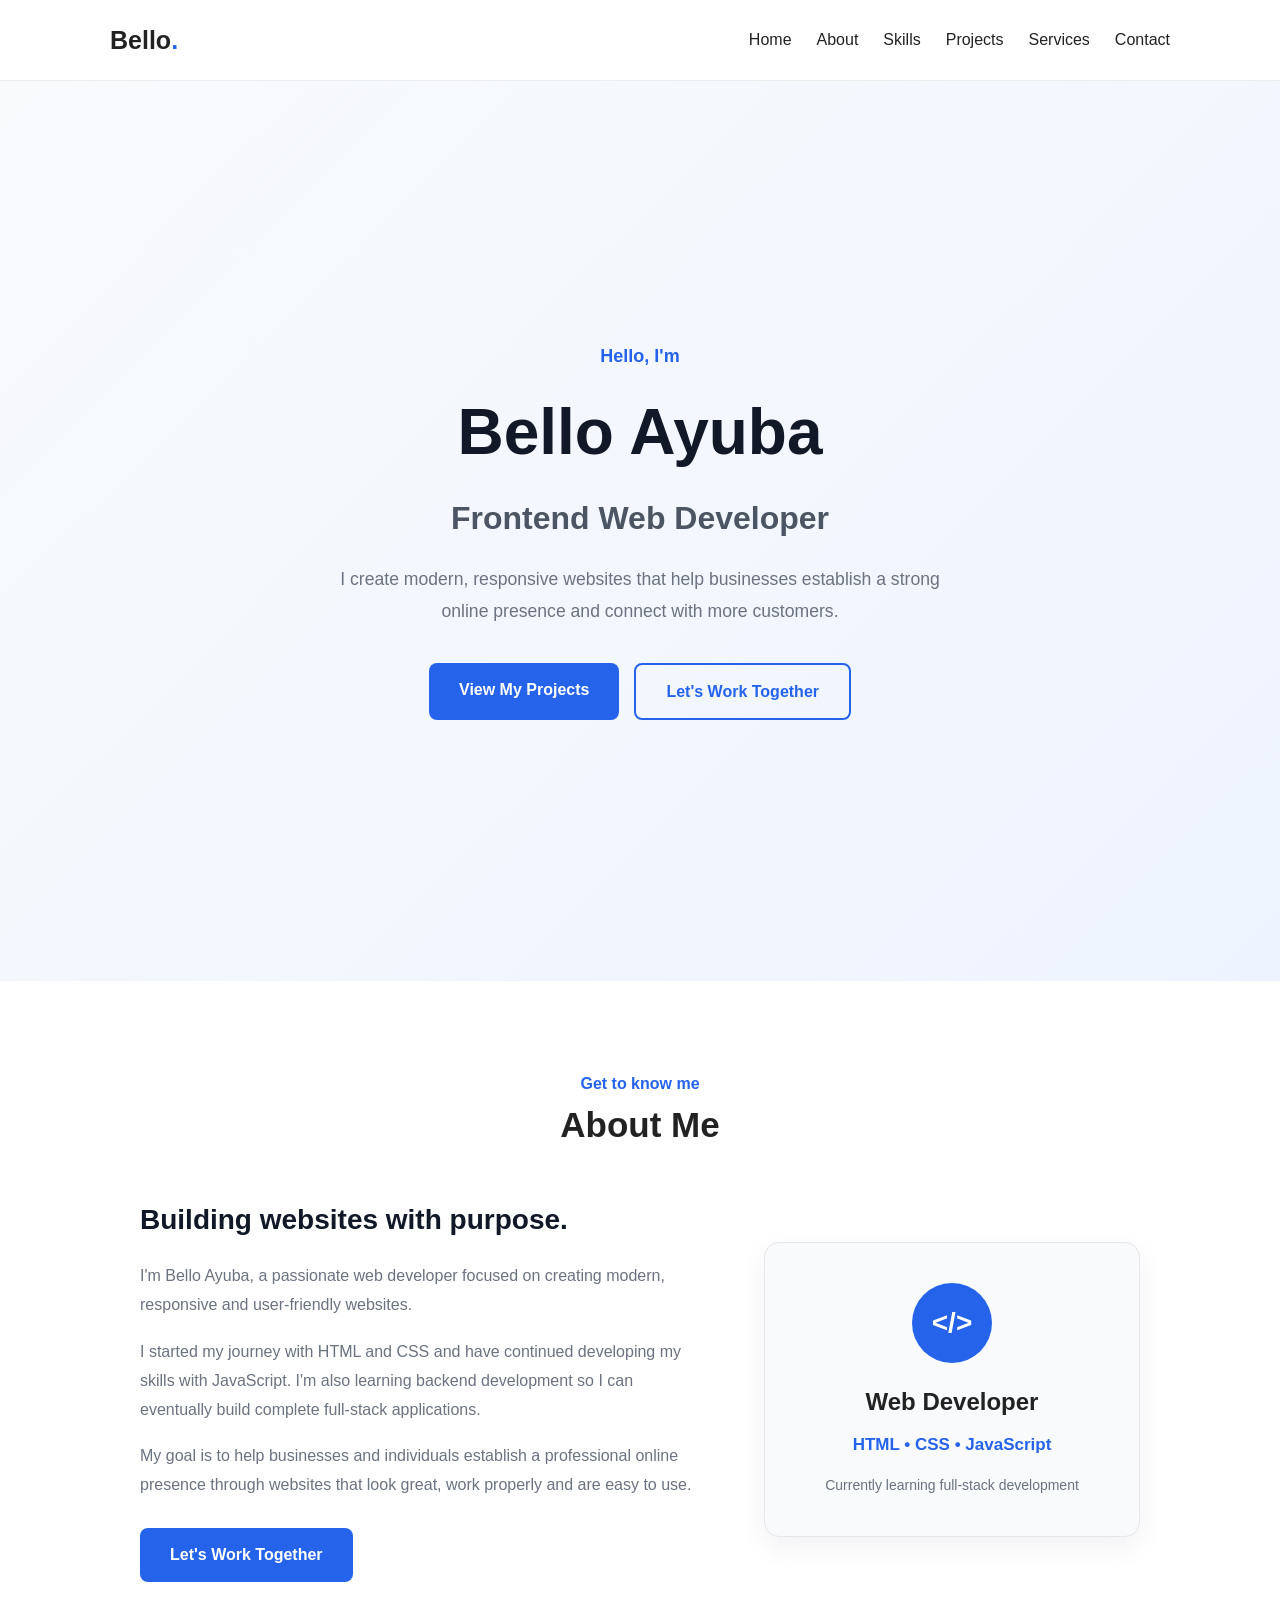
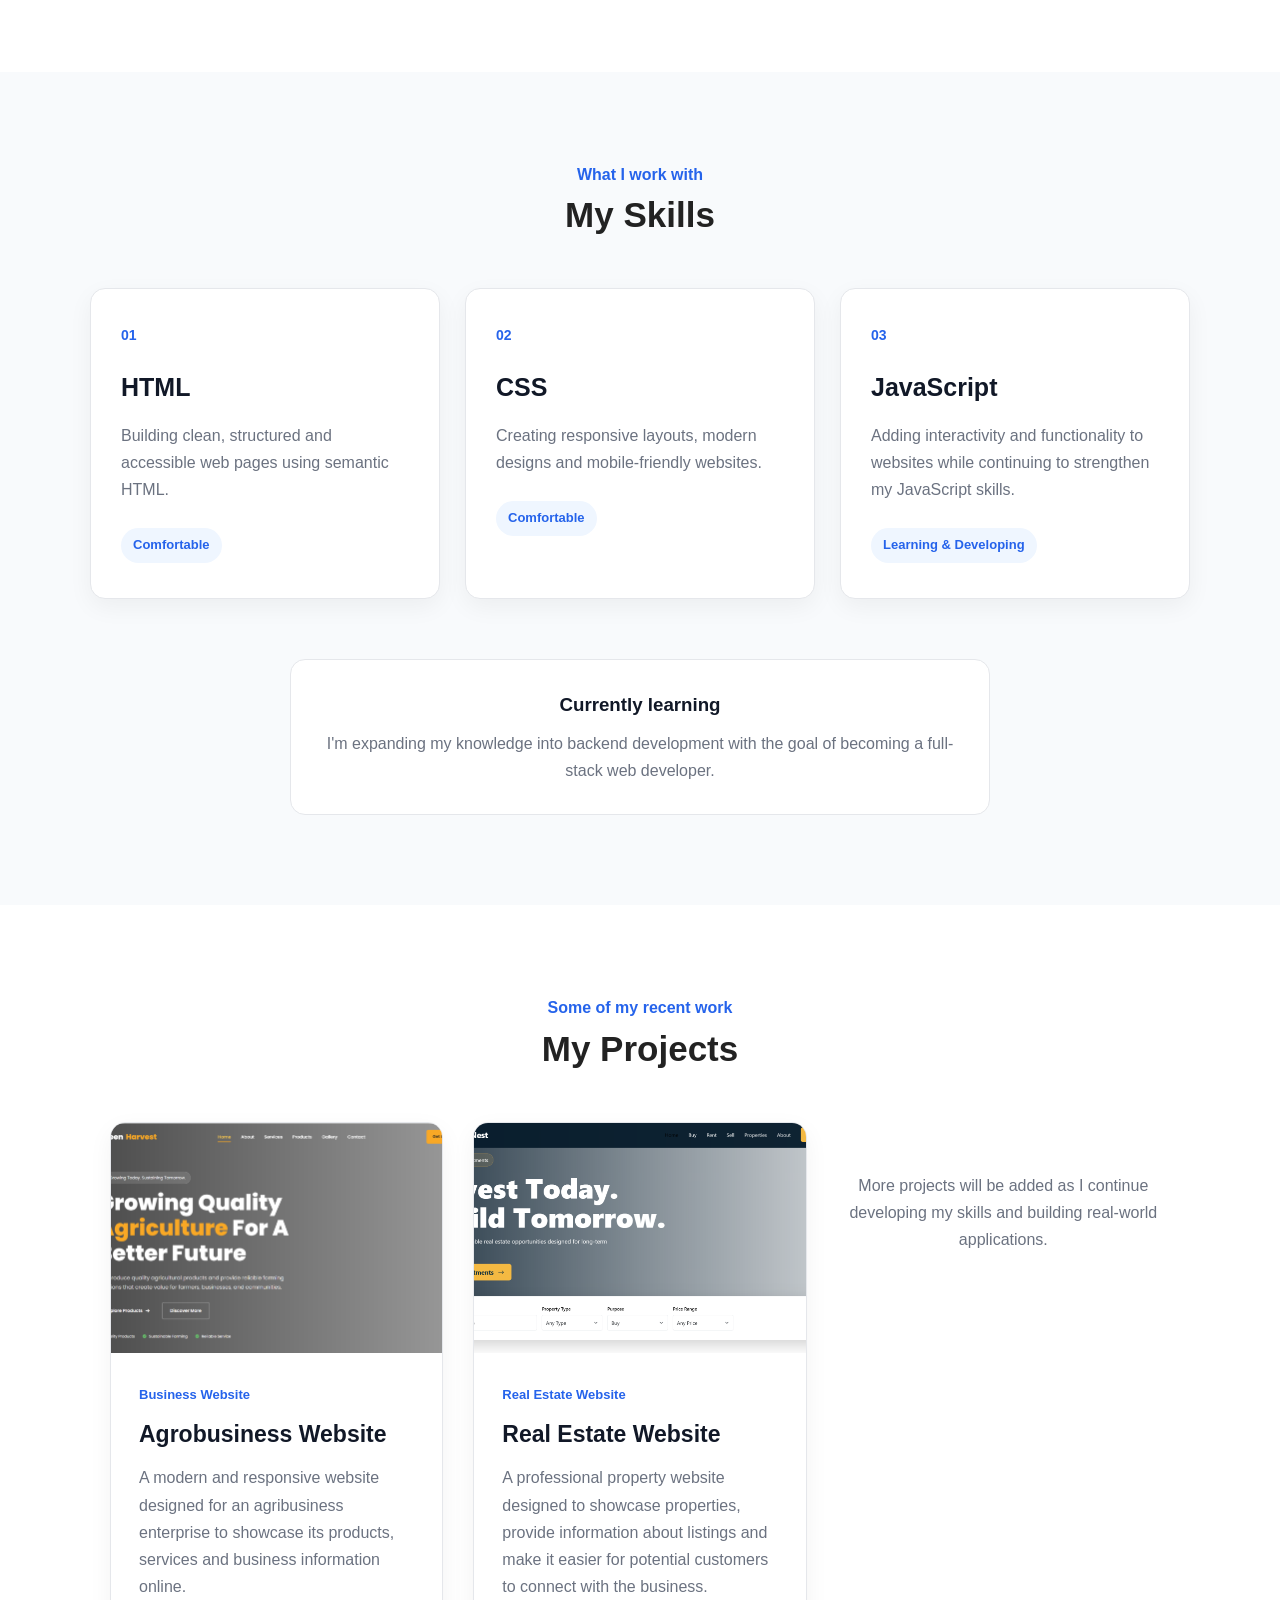
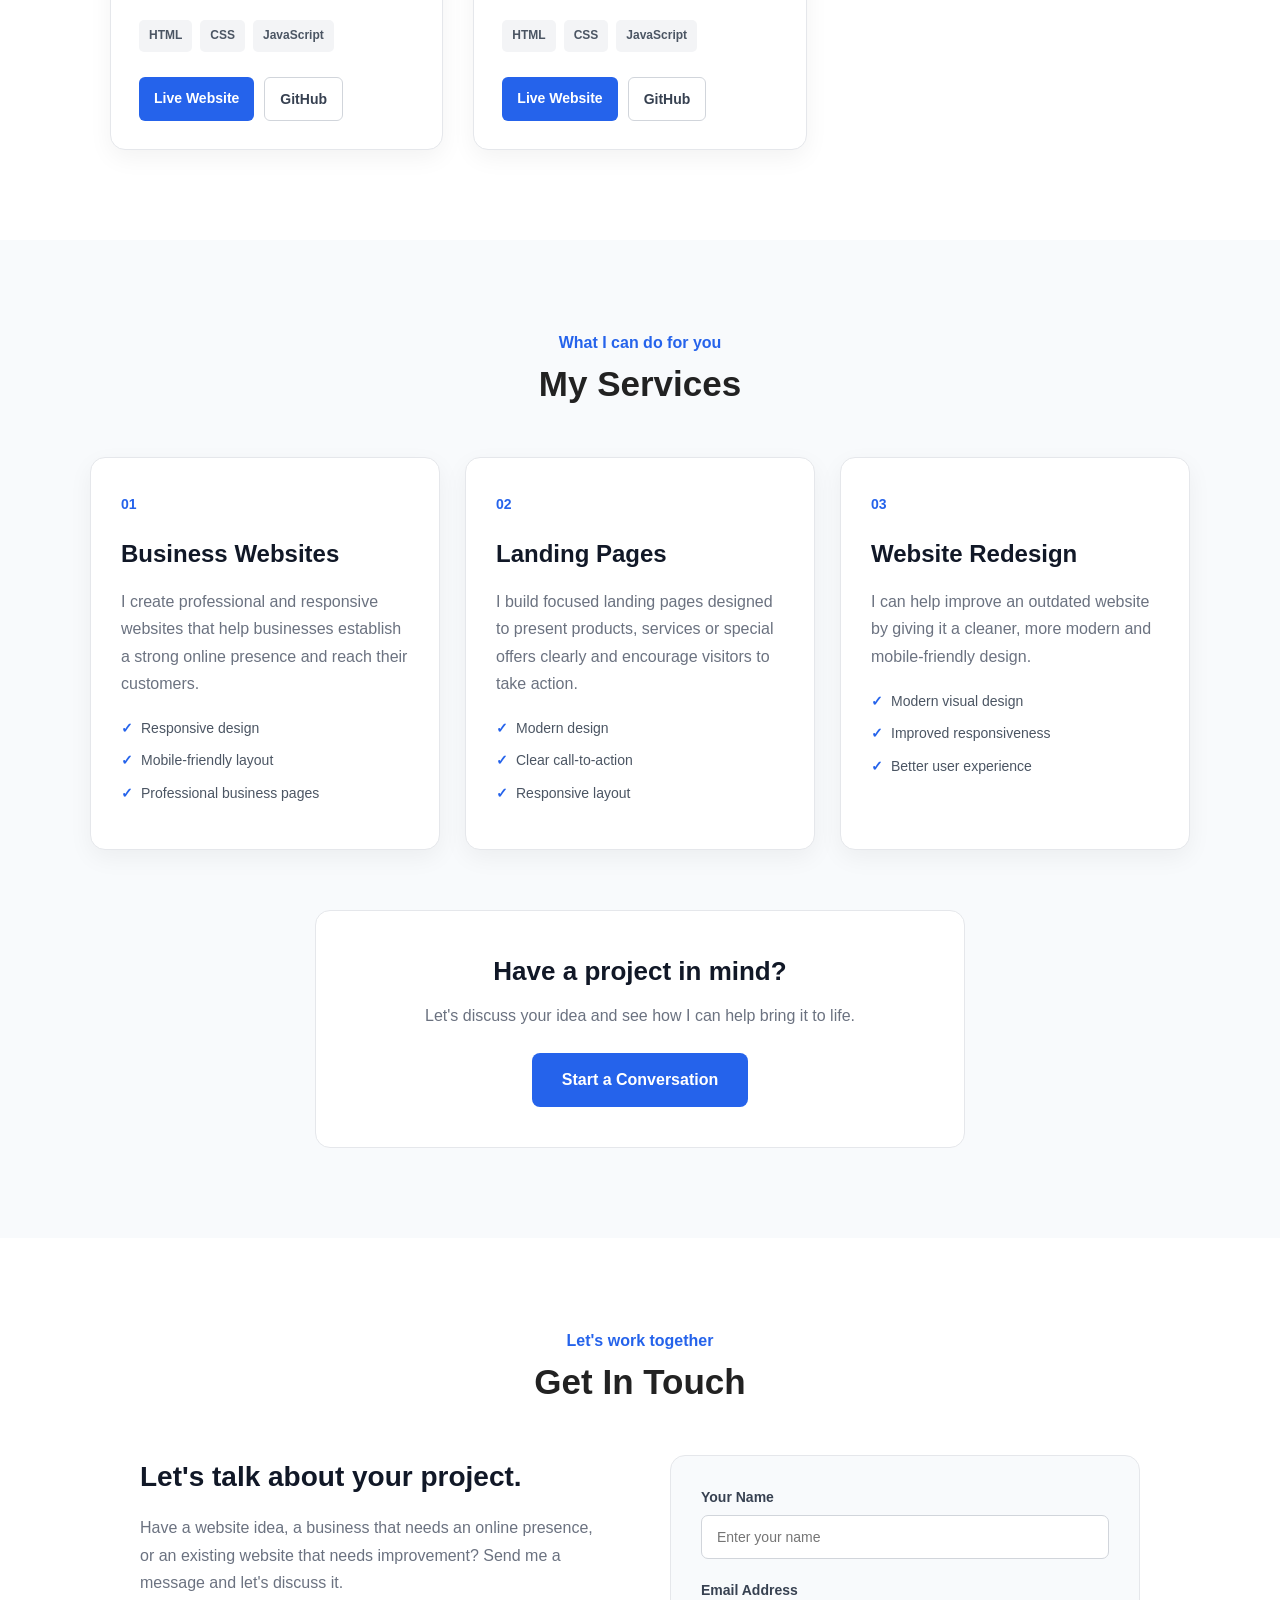
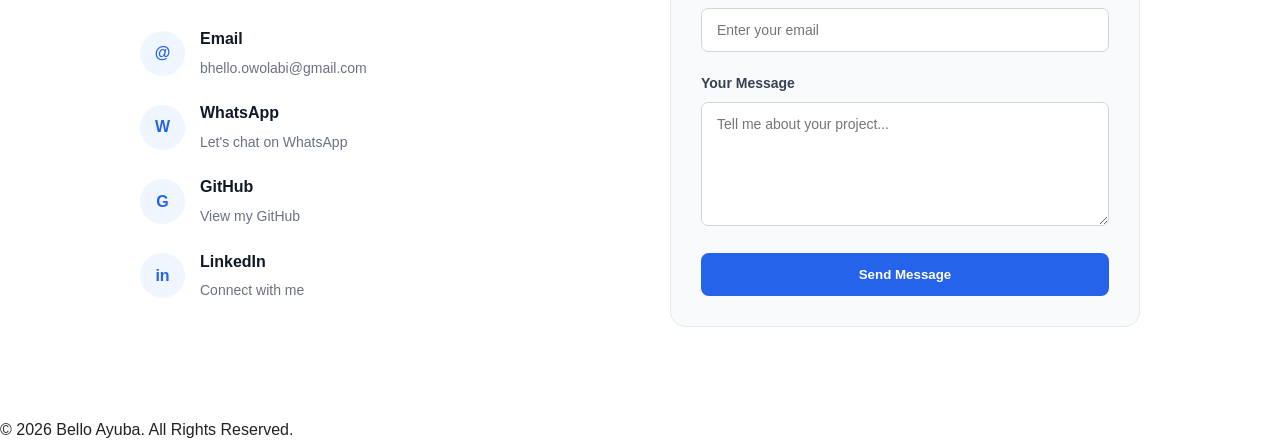
<file: index.html>
<!DOCTYPE html>
<html lang="en">

<head>
    <meta charset="UTF-8">
    <meta name="viewport" content="width=device-width, initial-scale=1.0">

    <title>Bello Ayuba | Web Developer</title>

    <!-- CSS -->
    <link rel="stylesheet" href="css/style.css">
</head>

<body>

    <!-- =========================
         NAVIGATION
    ========================== -->

   <header>
    <nav class="navbar">

        <div class="logo">
            Bello<span>.</span>
        </div>

        <!-- Hamburger Button -->
        <button
            class="menu-toggle"
            id="menu-toggle"
            aria-label="Open navigation">
            ☰
        </button>

        <!-- Navigation Links -->
        <ul class="nav-links" id="nav-links">
            <li><a href="#home">Home</a></li>
            <li><a href="#about">About</a></li>
            <li><a href="#skills">Skills</a></li>
            <li><a href="#projects">Projects</a></li>
            <li><a href="#services">Services</a></li>
            <li><a href="#contact">Contact</a></li>
        </ul>

    </nav>
</header>


    <!-- =========================
         HERO SECTION
    ========================== -->

    <!-- Hero Section -->
<section id="home" class="hero">

    <div class="hero-content">

        <p class="intro">Hello, I'm</p>

        <h1>Bello Ayuba</h1>

        <h2>Frontend Web Developer</h2>

        <p class="hero-text">
            I create modern, responsive websites that help businesses
            establish a strong online presence and connect with more customers.
        </p>

        <div class="hero-buttons">

            <a href="#projects" class="btn primary-btn">
                View My Projects
            </a>

            <a href="#contact" class="btn secondary-btn">
                Let's Work Together
            </a>

        </div>

    </div>

</section>

<!-- =========================
     ABOUT SECTION
========================== -->

<section id="about" class="section about-section">

    <div class="section-title">

        <p>Get to know me</p>

        <h2>About Me</h2>

    </div>


    <div class="about-content">

        <div class="about-text">

            <h3>Building websites with purpose.</h3>

            <p>
                I'm Bello Ayuba, a passionate web developer focused on
                creating modern, responsive and user-friendly websites.
            </p>

            <p>
                I started my journey with HTML and CSS and have continued
                developing my skills with JavaScript. I'm also learning
                backend development so I can eventually build complete
                full-stack applications.
            </p>

            <p>
                My goal is to help businesses and individuals establish
                a professional online presence through websites that
                look great, work properly and are easy to use.
            </p>

            <a href="#contact" class="btn primary-btn">
                Let's Work Together
            </a>

        </div>


        <div class="about-card">

            <div class="about-card-icon">
                &lt;/&gt;
            </div>

            <h3>Web Developer</h3>

            <p>
                HTML • CSS • JavaScript
            </p>

            <span>
                Currently learning full-stack development
            </span>

        </div>

    </div>

</section>


   <!-- =========================
     SKILLS SECTION
========================== -->

<section id="skills" class="section skills-section">

    <div class="section-title">

        <p>What I work with</p>

        <h2>My Skills</h2>

    </div>


    <div class="skills-container">

        <!-- HTML -->

        <div class="skill-card">

            <div class="skill-number">
                01
            </div>

            <h3>HTML</h3>

            <p>
                Building clean, structured and accessible web pages
                using semantic HTML.
            </p>

            <div class="skill-level">
                <span>Comfortable</span>
            </div>

        </div>


        <!-- CSS -->

        <div class="skill-card">

            <div class="skill-number">
                02
            </div>

            <h3>CSS</h3>

            <p>
                Creating responsive layouts, modern designs and
                mobile-friendly websites.
            </p>

            <div class="skill-level">
                <span>Comfortable</span>
            </div>

        </div>


        <!-- JavaScript -->

        <div class="skill-card">

            <div class="skill-number">
                03
            </div>

            <h3>JavaScript</h3>

            <p>
                Adding interactivity and functionality to websites
                while continuing to strengthen my JavaScript skills.
            </p>

            <div class="skill-level">
                <span>Learning & Developing</span>
            </div>

        </div>

    </div>


    <div class="learning-message">

        <h3>Currently learning</h3>

        <p>
            I'm expanding my knowledge into backend development
            with the goal of becoming a full-stack web developer.
        </p>

    </div>

</section>


<!-- =========================
     PROJECTS SECTION
========================== -->

<section id="projects" class="section projects-section">

    <div class="section-title">

        <p>Some of my recent work</p>

        <h2>My Projects</h2>

    </div>


    <div class="projects-container">

        


        <!-- Project 1: Agrobusiness -->

        <div class="project-card">

            <div class="project-image"> 

                <a href="https://belloayubaowolabi-create.github.io/Green-harvest-website/" target="_blank">

                    <img src="images/agro-projects1.PNG" 
                    alt="GreenHarvest agribusiness website">

                </a>

            </div>

            <div class="project-info">

                <span class="project-category">
                    Business Website
                </span>

                <h3>Agrobusiness Website</h3>

                <p>
                    A modern and responsive website designed for an
                    agribusiness enterprise to showcase its products,
                    services and business information online.
                </p>


                <div class="project-tech">

                    <span>HTML</span>
                    <span>CSS</span>
                    <span>JavaScript</span>

                </div>


                <div class="project-links">

                    <a href="https://belloayubaowolabi-create.github.io/Green-harvest-website/" target="_blank" class="project-btn">
                        Live Website
                    </a>

                    <a href="https://github.com/belloayubaowolabi-create/Green-harvest-website" target="_blank" class="github-btn">

                        
                    GitHub

                    </a>
                    
                </div>

            </div>

        </div>



        <!-- Project 2: Real Estate -->

        <div class="project-card">

            <div class="project-image">
                <a href="https://belloayubaowolabi-create.github.io/real-estate-website/" target="_blank">

                     <img src="images/real-estate.PNG" 

                     alt="primenesr real-estate website">

                </a>

            </div>


            <div class="project-info">

                <span class="project-category">
                    Real Estate Website
                </span>

                <h3>Real Estate Website</h3>

                <p>
                    A professional property website designed to
                    showcase properties, provide information about
                    listings and make it easier for potential customers
                    to connect with the business.
                </p>


                <div class="project-tech">

                    <span>HTML</span>
                    <span>CSS</span>
                    <span>JavaScript</span>

                </div>


                <div class="project-links">

                    <a href="https://belloayubaowolabi-create.github.io/real-estate-website/" target="_blank" class="project-btn">
                        Live Website
                    </a>

                   <a href="https://github.com/belloayubaowolabi-create/real-estate-website" target="_blank" class="github-btn">

                    GitHub

                   <a>

                </div>

            </div>

        </div>





    <!-- More Projects -->

    <div class="projects-more">

        <p>
            More projects will be added as I continue developing
            my skills and building real-world applications.
        </p>

    </div>

</section>


  <!-- =========================
     SERVICES SECTION
========================== -->

<section id="services" class="section services-section">

    <div class="section-title">

        <p>What I can do for you</p>

        <h2>My Services</h2>

    </div>


    <div class="services-container">


        <!-- Service 1 -->

        <div class="service-card">

            <div class="service-number">
                01
            </div>

            <h3>Business Websites</h3>

            <p>
                I create professional and responsive websites that
                help businesses establish a strong online presence
                and reach their customers.
            </p>

            <ul>
                <li>Responsive design</li>
                <li>Mobile-friendly layout</li>
                <li>Professional business pages</li>
            </ul>

        </div>


        <!-- Service 2 -->

        <div class="service-card">

            <div class="service-number">
                02
            </div>

            <h3>Landing Pages</h3>

            <p>
                I build focused landing pages designed to present
                products, services or special offers clearly and
                encourage visitors to take action.
            </p>

            <ul>
                <li>Modern design</li>
                <li>Clear call-to-action</li>
                <li>Responsive layout</li>
            </ul>

        </div>


        <!-- Service 3 -->

        <div class="service-card">

            <div class="service-number">
                03
            </div>

            <h3>Website Redesign</h3>

            <p>
                I can help improve an outdated website by giving it
                a cleaner, more modern and mobile-friendly design.
            </p>

            <ul>
                <li>Modern visual design</li>
                <li>Improved responsiveness</li>
                <li>Better user experience</li>
            </ul>

        </div>

    </div>


    <!-- Services CTA -->

    <div class="services-cta">

        <h3>Have a project in mind?</h3>

        <p>
            Let's discuss your idea and see how I can help bring it
            to life.
        </p>

        <a href="#contact" class="btn primary-btn">
            Start a Conversation
        </a>

    </div>

</section>


<!-- =========================
     CONTACT SECTION
========================== -->

<section id="contact" class="section contact-section">

    <div class="section-title">

        <p>Let's work together</p>

        <h2>Get In Touch</h2>

    </div>


    <div class="contact-container">


        <!-- Contact Information -->

        <div class="contact-info">

            <h3>Let's talk about your project.</h3>

            <p>
                Have a website idea, a business that needs an online
                presence, or an existing website that needs improvement?
                Send me a message and let's discuss it.
            </p>


            <div class="contact-details">

                <!-- Email -->

                <div class="contact-item">

                    <div class="contact-icon">
                        @
                    </div>

                    <div>
                        <h4>Email</h4>

                       <a href="mailto:bhello.owolabi@gmail.com">
                            bhello.owolabi@gmail.com
                       </a>
                    </div>

                </div>


                <!-- WhatsApp -->

                <div class="contact-item">

                    <div class="contact-icon">
                        W
                    </div>

                    <div>
                        <h4>WhatsApp</h4>

                        <a href="https://wa.me/2348128235610" target="_blank">
                            Let's chat on WhatsApp
                        </a>
                    </div>

                </div>


                <!-- GitHub -->

                <div class="contact-item">

                    <div class="contact-icon">
                        G
                    </div>

                    <div>
                        <h4>GitHub</h4>

                        <a href="https://github.com/belloayubaowolabi-create" target="_blank">
                            View my GitHub
                        </a>
                    </div>

                </div>


                <!-- LinkedIn -->

                <div class="contact-item">

                    <div class="contact-icon">
                        in
                    </div>

                    <div>
                        <h4>LinkedIn</h4>

                        <a href="#" target="_blank">
                            Connect with me
                        </a>
                    </div>

                </div>

            </div>

        </div>



        <!-- Contact Form -->

        <div class="contact-form">

            <form action="https://formsubmit.co/bhello.owolabi@gmail.com" method="POST">

                <input type="hidden" name="_next" value="https://belloayubaowolabi-create.github.io/bello-portfolio/thankyou.html">

                <input type="hidden" name="_subject" value="New Portfolio Contact">
                <input type="hidden" name="_captcha" value="false">

                <div class="form-group">

                    <label for="name">
                        Your Name
                    </label>

                    <input
                        type="text"
                        id="name"
                        name="name"
                        placeholder="Enter your name"
                        required
                    >

                </div>


                <div class="form-group">

                    <label for="email">
                        Email Address
                    </label>

                    <input
                        type="email"
                        id="email"
                        name="email"
                        placeholder="Enter your email"
                        required
                    >

                </div>


                <div class="form-group">

                    <label for="message">
                        Your Message
                    </label>

                    <textarea
                        id="message"
                        name="message"
                        rows="6"
                        placeholder="Tell me about your project..."
                        required
                    ></textarea>

                </div>


                <button
                    type="submit"
                    class="btn primary-btn"
                >
                    Send Message
                </button>

            </form>

        </div>

    </div>

</section>


    <!-- =========================
         FOOTER
    ========================== -->

    <footer>

        <p>
            © 2026 Bello Ayuba. All Rights Reserved.
        </p>

    </footer>


    <!-- JavaScript -->

    <script src="js/script.js"></script>

</body>

</html>
</file>
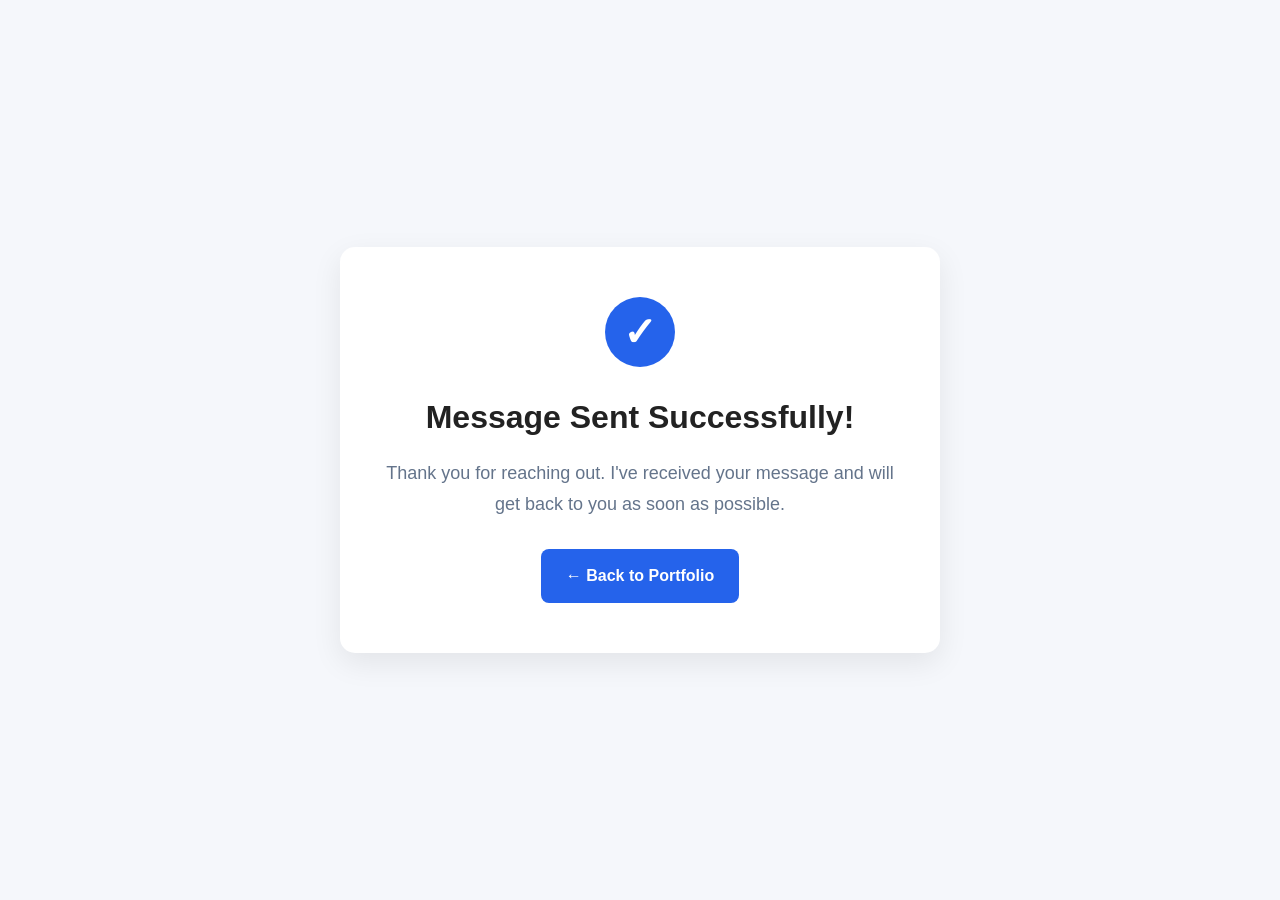
<file: thankyou.html>
<!DOCTYPE html>
<html lang="en">
<head>
    <meta charset="UTF-8">
    <meta name="viewport" content="width=device-width, initial-scale=1.0">

    <title>Message Sent | Bello</title>

    <link rel="stylesheet" href="css/style.css">
</head>

<body>

    <section class="thank-you">
        <div class="thank-you-content">

            <div class="success-icon">✓</div>

            <h1>Message Sent Successfully!</h1>

            <p>
                Thank you for reaching out. I've received your message
                and will get back to you as soon as possible.
            </p>

            <a href="index.html" class="thank-you-btn">
                ← Back to Portfolio
            </a>

        </div>
    </section>

</body>
</html>
</file>
<file: css/style.css>
* {
    margin: 0;
    padding: 0;
    box-sizing: border-box;
}

html {
    scroll-behavior: smooth;
}

body {
    font-family: Arial, sans-serif;
    line-height: 1.6;
    color: #222;
    background: #ffffff;
}


/* =========================
   NAVIGATION
========================= */

header {
    position: sticky;
    top: 0;
    z-index: 1000;
    background: #ffffff;
    border-bottom: 1px solid #eeeeee;
}

.navbar {
    max-width: 1100px;
    margin: auto;
    padding: 20px;
    display: flex;
    justify-content: space-between;
    align-items: center;
}

.logo {
    font-size: 25px;
    font-weight: bold;
}

.logo span {
    color: #2563eb;
}

.nav-links {
    display: flex;
    list-style: none;
    gap: 25px;
}

.nav-links a {
    text-decoration: none;
    color: #222;
    font-weight: 500;
}

.nav-links a:hover {
    color: #2563eb;
}



/* =========================
   HERO
========================= */

.hero {
    min-height: 100vh;
    display: flex;
    justify-content: center;
    align-items: center;
    text-align: center;
    padding: 40px 20px;
    background: linear-gradient(
        135deg,
        #f8fafc,
        #eef4ff
    );
}

.hero-content {
    max-width: 800px;
}

.intro {
    color: #2563eb;
    font-size: 18px;
    font-weight: bold;
    margin-bottom: 10px;
}

.hero h1 {
    font-size: 4rem;
    margin-bottom: 10px;
    color: #111827;
}

.hero h2 {
    font-size: 2rem;
    color: #4b5563;
    margin-bottom: 20px;
}

.hero-text {
    font-size: 1.1rem;
    color: #6b7280;
    max-width: 650px;
    margin: auto;
    line-height: 1.8;
}

.hero-buttons {
    margin-top: 35px;
    display: flex;
    justify-content: center;
    gap: 15px;
    flex-wrap: wrap;
}

.btn {
    display: inline-block;
    padding: 14px 30px;
    border-radius: 8px;
    text-decoration: none;
    font-weight: 600;
    transition: 0.3s ease;
}

.primary-btn {
    background: #2563eb;
    color: white;
}

.primary-btn:hover {
    transform: translateY(-3px);
}

.secondary-btn {
    border: 2px solid #2563eb;
    color: #2563eb;
}

.secondary-btn:hover {
    background: #2563eb;
    color: white;
}


/* =========================
   GENERAL SECTIONS
========================= */

.section {
    max-width: 1100px;
    margin: auto;
    padding: 90px 20px;
}

.section-title {
    text-align: center;
    margin-bottom: 45px;
}

.section-title p {
    color: #2563eb;
    font-weight: bold;
}

.section-title h2 {
    font-size: 35px;
}


/* =========================
   ABOUT
========================= */

.about-content {
    max-width: 750px;
    margin: auto;
}

.about-content p {
    margin-bottom: 20px;
    color: #555;
    font-size: 17px;
}
/* =========================
   ABOUT SECTION
========================= */

.about-section {
    background: #ffffff;
}

.about-content {
    max-width: 1000px;
    margin: auto;

    display: grid;
    grid-template-columns: 1.5fr 1fr;

    gap: 60px;
    align-items: center;
}

.about-text h3 {
    font-size: 28px;
    margin-bottom: 20px;
    color: #111827;
}

.about-text p {
    color: #6b7280;
    font-size: 16px;
    line-height: 1.8;
    margin-bottom: 18px;
}

.about-text .btn {
    margin-top: 10px;
}


/* About Card */

.about-card {
    padding: 40px 30px;

    text-align: center;

    background: #f8fafc;

    border-radius: 15px;

    border: 1px solid #e5e7eb;

    box-shadow: 0 10px 30px rgba(0, 0, 0, 0.06);

    transition: 0.3s ease;
}

.about-card:hover {
    transform: translateY(-5px);
}

.about-card-icon {
    width: 80px;
    height: 80px;

    margin: 0 auto 20px;

    display: flex;
    justify-content: center;
    align-items: center;

    border-radius: 50%;

    background: #2563eb;

    color: white;

    font-size: 28px;
    font-weight: bold;
}

.about-card h3 {
    font-size: 24px;
    margin-bottom: 10px;
}

.about-card p {
    color: #2563eb;
    font-weight: bold;
    margin-bottom: 15px;
}

.about-card span {
    display: block;
    color: #6b7280;
    font-size: 14px;
    line-height: 1.6;
}


/* Mobile */

.menu-toggle {
    display: none;
}

@media (max-width: 768px) {

    .about-content {
        grid-template-columns: 1fr;
        gap: 40px;
    }

    .about-text h3 {
        font-size: 24px;
    }

}

/* =========================
   SKILLS SECTION
========================= */

.skills-section {
    background: #f8fafc;
    max-width: none;
}

.skills-container {
    max-width: 1100px;
    margin: auto;

    display: grid;
    grid-template-columns: repeat(3, 1fr);

    gap: 25px;
}


.skill-card {
    position: relative;

    background: #ffffff;

    padding: 35px 30px;

    border-radius: 15px;

    border: 1px solid #e5e7eb;

    box-shadow: 0 8px 25px rgba(0, 0, 0, 0.05);

    transition: 0.3s ease;
}

.skill-card:hover {
    transform: translateY(-7px);

    box-shadow: 0 15px 35px rgba(0, 0, 0, 0.08);
}


.skill-number {
    font-size: 14px;

    font-weight: bold;

    color: #2563eb;

    margin-bottom: 20px;
}


.skill-card h3 {
    font-size: 25px;

    margin-bottom: 15px;

    color: #111827;
}


.skill-card p {
    color: #6b7280;

    line-height: 1.7;

    margin-bottom: 25px;
}


.skill-level {
    display: inline-block;

    padding: 7px 12px;

    border-radius: 20px;

    background: #eff6ff;

    color: #2563eb;

    font-size: 13px;

    font-weight: 600;
}


/* Learning Message */

.learning-message {
    max-width: 700px;

    margin: 60px auto 0;

    text-align: center;

    padding: 30px;

    border-radius: 15px;

    background: #ffffff;

    border: 1px solid #e5e7eb;
}

.learning-message h3 {
    margin-bottom: 10px;

    color: #111827;
}

.learning-message p {
    color: #6b7280;

    line-height: 1.7;
}


/* Mobile */

@media (max-width: 768px) {

    .skills-container {
        grid-template-columns: 1fr;
    }

}

/* =========================
   PROJECTS SECTION
========================= */

.projects-section {
    background: #ffffff;
}

.projects-container {
    max-width: 1100px;

    margin: auto;

    display: grid;

    grid-template-columns: repeat(3, 1fr);

    gap: 30px;
}


/* Project Card */

.project-card {
    background: #ffffff;

    border-radius: 15px;

    overflow: hidden;

    border: 1px solid #e5e7eb;

    box-shadow: 0 8px 25px rgba(0, 0, 0, 0.05);

    transition: 0.3s ease;
}

.project-card:hover {
    transform: translateY(-8px);

    box-shadow: 0 15px 35px rgba(0, 0, 0, 0.10);
}


/* Project Image */

.project-image {
    height: 230px;
    width: 100%;
    overflow: hidden;
    background: #f3f4f6;
}

.project-image a {
    display: block;
    width: 100%;
    height: 100%;
}

.project-image img {
    width: 100%;
    height: 100%;
    object-fit: cover;
    object-position: top;
    display: block;
}


/* Project Information */

.project-info {
    padding: 28px;
}

.project-category {
    display: inline-block;

    font-size: 13px;

    font-weight: 600;

    color: #2563eb;

    margin-bottom: 10px;
}

.project-info h3 {
    font-size: 23px;

    color: #111827;

    margin-bottom: 12px;
}

.project-info p {
    color: #6b7280;

    line-height: 1.7;

    margin-bottom: 20px;
}


/* Technologies */

.project-tech {
    display: flex;

    flex-wrap: wrap;

    gap: 8px;

    margin-bottom: 25px;
}

.project-tech span {
    padding: 6px 10px;

    background: #f3f4f6;

    color: #4b5563;

    border-radius: 5px;

    font-size: 12px;

    font-weight: 600;
}


/* Project Buttons */

.project-links {
    display: flex;

    gap: 10px;
}

.project-links a {
    text-decoration: none;

    font-size: 14px;

    font-weight: 600;

    padding: 10px 15px;

    border-radius: 6px;

    transition: 0.3s ease;
}

.project-btn {
    background: #2563eb;

    color: #ffffff;
}

.project-btn:hover {
    background: #1d4ed8;
}

.github-btn {
    border: 1px solid #d1d5db;

    color: #374151;
}

.github-btn:hover {
    background: #f3f4f6;
}


/* More Projects */

.projects-more {
    max-width: 650px;

    margin: 50px auto 0;

    text-align: center;
}

.projects-more p {
    color: #6b7280;

    line-height: 1.7;
}


/* =========================
   PROJECTS - MOBILE
========================= */

@media (max-width: 900px) {

    .projects-container {
        grid-template-columns: repeat(2, 1fr);
    }

}

@media (max-width: 600px) {

    .projects-container {
        grid-template-columns: 1fr;
    }

    .project-links {
        flex-direction: column;
    }

    .project-links a {
        text-align: center;
    }

}


/* =========================
   SERVICES SECTION
========================= */

.services-section {
    background: #f8fafc;
    max-width: none;
}

.services-container {
    max-width: 1100px;
    margin: auto;

    display: grid;
    grid-template-columns: repeat(3, 1fr);

    gap: 25px;
}


/* Service Card */

.service-card {
    background: #ffffff;

    padding: 35px 30px;

    border-radius: 15px;

    border: 1px solid #e5e7eb;

    box-shadow: 0 8px 25px rgba(0, 0, 0, 0.05);

    transition: 0.3s ease;
}

.service-card:hover {
    transform: translateY(-7px);

    box-shadow: 0 15px 35px rgba(0, 0, 0, 0.08);
}


/* Service Number */

.service-number {
    color: #2563eb;

    font-size: 14px;

    font-weight: bold;

    margin-bottom: 20px;
}


/* Service Heading */

.service-card h3 {
    color: #111827;

    font-size: 24px;

    margin-bottom: 15px;
}


/* Service Description */

.service-card p {
    color: #6b7280;

    line-height: 1.7;

    margin-bottom: 20px;
}


/* Service List */

.service-card ul {
    list-style: none;

    padding: 0;

    margin: 0;
}

.service-card li {
    color: #4b5563;

    font-size: 14px;

    margin-bottom: 10px;

    padding-left: 20px;

    position: relative;
}

.service-card li::before {
    content: "✓";

    position: absolute;

    left: 0;

    color: #2563eb;

    font-weight: bold;
}


/* Services CTA */

.services-cta {
    max-width: 650px;

    margin: 60px auto 0;

    text-align: center;

    padding: 40px 30px;

    background: #ffffff;

    border-radius: 15px;

    border: 1px solid #e5e7eb;
}

.services-cta h3 {
    color: #111827;

    font-size: 26px;

    margin-bottom: 10px;
}

.services-cta p {
    color: #6b7280;

    margin-bottom: 25px;
}


/* =========================
   SERVICES - MOBILE
========================= */

@media (max-width: 900px) {

    .services-container {
        grid-template-columns: repeat(2, 1fr);
    }

}

@media (max-width: 600px) {

    .services-container {
        grid-template-columns: 1fr;
    }

}



/* =========================
   CONTACT SECTION
========================= */

.contact-section {
    background: #ffffff;
}

.contact-container {
    max-width: 1000px;
    margin: auto;

    display: grid;

    grid-template-columns: 1fr 1fr;

    gap: 60px;

    align-items: start;
}


/* Contact Information */

.contact-info h3 {
    font-size: 28px;

    color: #111827;

    margin-bottom: 15px;
}

.contact-info > p {
    color: #6b7280;

    line-height: 1.7;

    margin-bottom: 30px;
}


/* Contact Details */

.contact-details {
    display: flex;

    flex-direction: column;

    gap: 20px;
}

.contact-item {
    display: flex;

    align-items: center;

    gap: 15px;
}

.contact-icon {
    width: 45px;

    height: 45px;

    border-radius: 50%;

    background: #eff6ff;

    color: #2563eb;

    display: flex;

    justify-content: center;

    align-items: center;

    font-weight: bold;
}

.contact-item h4 {
    color: #111827;

    margin-bottom: 3px;
}

.contact-item a {
    color: #6b7280;

    text-decoration: none;

    font-size: 14px;
}

.contact-item a:hover {
    color: #2563eb;
}


/* Contact Form */

.contact-form {
    background: #f8fafc;

    padding: 30px;

    border-radius: 15px;

    border: 1px solid #e5e7eb;
}

.form-group {
    margin-bottom: 20px;
}

.form-group label {
    display: block;

    margin-bottom: 7px;

    color: #374151;

    font-weight: 600;

    font-size: 14px;
}

.form-group input,
.form-group textarea {
    width: 100%;

    padding: 13px 15px;

    border: 1px solid #d1d5db;

    border-radius: 7px;

    font-family: inherit;

    font-size: 14px;

    outline: none;

    background: #ffffff;
}

.form-group input:focus,
.form-group textarea:focus {
    border-color: #2563eb;
}

.form-group textarea {
    resize: vertical;
}


/* Contact Button */

.contact-form .btn {
    border: none;

    cursor: pointer;

    width: 100%;
}


/* =========================
   CONTACT - MOBILE
========================= */

@media (max-width: 768px) {

    .contact-container {
        grid-template-columns: 1fr;

        gap: 40px;
    }

    .contact-info h3 {
        font-size: 24px;
    }

}

/* =========================
   MOBILE
========================= */

@media (max-width: 768px) {

   /* =========================
   MOBILE NAVIGATION
========================= */

.menu-toggle {
    display: none;

    
}


/* Mobile */

@media (max-width: 768px) {

    .navbar {
    position: relative;
    padding: 12px 20px;
}

    .menu-toggle {
    display: flex;
    align-items: center;
    justify-content: center;

    width: 44px;
    height: 44px;

    font-size: 24px;
    padding: 0;

    border: 1px solid #ddd;
    border-radius: 8px;

    background: #ffffff;
    color: #333;

    cursor: pointer;
}

    .nav-links {
        display: none;

        position: absolute;

        top: 100%;
        left: 0;

        width: 100%;

        background: #ffffff;

        flex-direction: column;

        gap: 0;

        padding: 10px 0;

        border-top: 1px solid #eeeeee;

        box-shadow: 0 10px 20px rgba(0, 0, 0, 0.08);
    }

    .nav-links.active {
        display: flex;
    }

    .nav-links li {
        width: 100%;
    }

    .nav-links a {
        display: block;

        width: 100%;

        padding: 15px 20px;

        text-align: center;
    }

    .nav-links a:hover {
        background: #f8fafc;
    }

}

   .hero h1 {
    font-size: 2.5rem;
}

.hero h2 {
    font-size: 1.4rem;
}

.hero-buttons {
    flex-direction: column;
    align-items: center;
}

    .skills-container,
    .projects-container,
    .services-container {
        grid-template-columns: 1fr;
    }

}

/* =========================
   THANK YOU PAGE
========================= */

.thank-you {
    min-height: 100vh;

    display: flex;
    align-items: center;
    justify-content: center;

    padding: 30px;
    background: #f5f7fb;

    text-align: center;
}

.thank-you-content {
    max-width: 600px;

    background: #ffffff;

    padding: 50px 35px;

    border-radius: 15px;

    box-shadow: 0 10px 30px rgba(0, 0, 0, 0.08);
}

.success-icon {
    width: 70px;
    height: 70px;

    margin: 0 auto 25px;

    display: flex;
    align-items: center;
    justify-content: center;

    border-radius: 50%;

    background: #2563eb;
    color: #ffffff;

    font-size: 40px;
    font-weight: bold;
}

.thank-you-content h1 {
    margin-bottom: 15px;

    font-size: 32px;
}

.thank-you-content p {
    margin-bottom: 30px;

    font-size: 18px;
    line-height: 1.7;

    color: #64748b;
}

.thank-you-btn {
    display: inline-block;

    padding: 14px 25px;

    background: #2563eb;
    color: #ffffff;

    text-decoration: none;

    border-radius: 8px;

    font-weight: 600;
}

.thank-you-btn:hover {
    opacity: 0.9;
}
</file>
